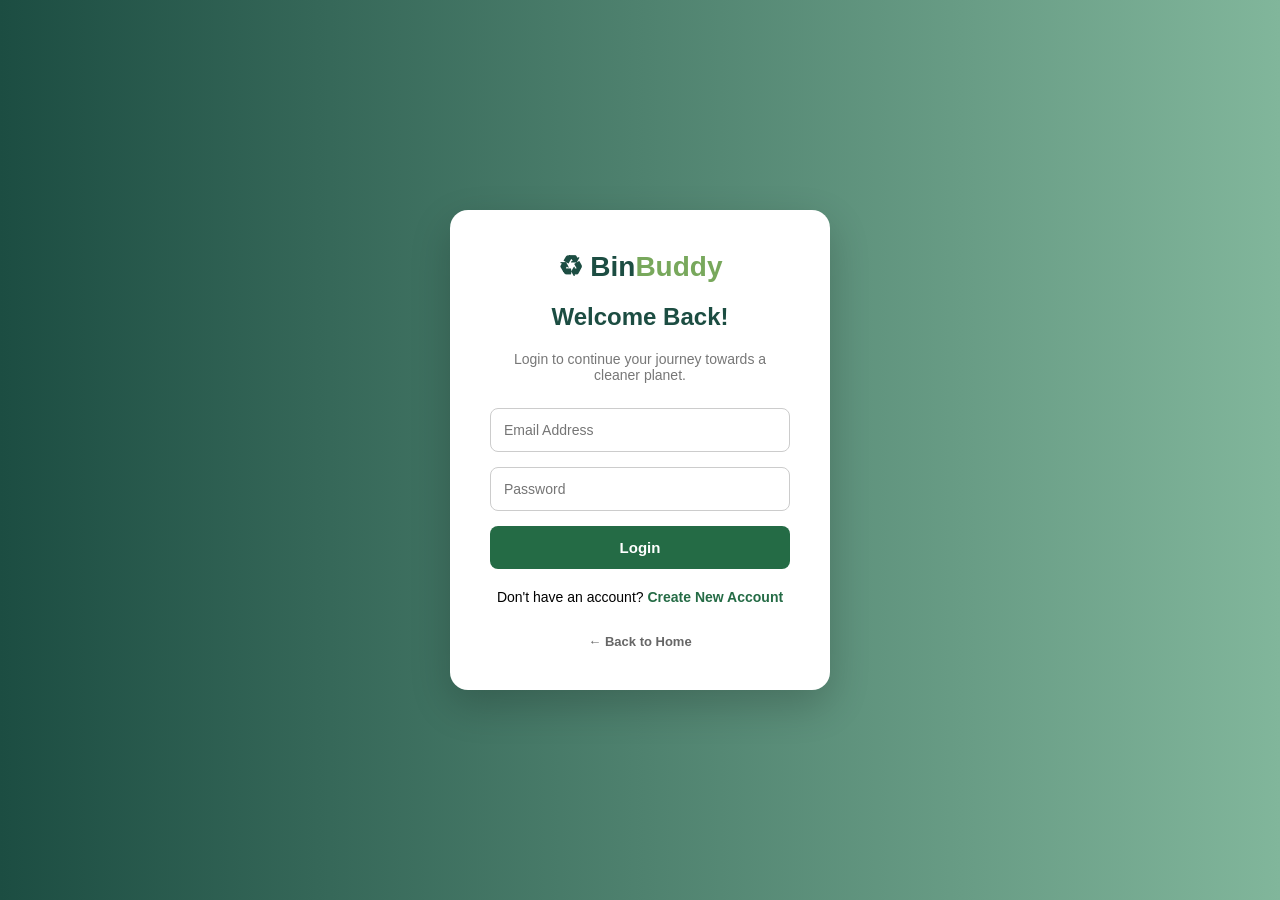
<file: login.html>
<!DOCTYPE html>
<html lang="en">
<head>
    <meta charset="UTF-8">
    <meta name="viewport" content="width=device-width, initial-scale=1.0">

    <title>BinBuddy | Login</title>

    <style>
        * {
            box-sizing: border-box;
        }

        body {
            margin: 0;
            min-height: 100vh;
            background: linear-gradient(to right, #1c4d42, #81b69b);
            font-family: Arial, sans-serif;
            display: flex;
            justify-content: center;
            align-items: center;
        }

        .login-box {
            background: white;
            width: 380px;
            max-width: 90%;
            padding: 40px;
            border-radius: 18px;
            text-align: center;
            box-shadow: 0 15px 40px rgba(0, 0, 0, 0.2);
        }

        .logo {
            font-size: 28px;
            font-weight: bold;
            color: #1c4d42;
            margin-bottom: 10px;
        }

        .logo span {
            color: #78a85c;
        }

        h2 {
            color: #1c4d42;
            margin-bottom: 8px;
        }

        .subtitle {
            color: #777;
            font-size: 14px;
            margin-bottom: 25px;
        }

        input {
            width: 100%;
            padding: 13px;
            margin-bottom: 15px;
            border: 1px solid #ccc;
            border-radius: 8px;
            font-size: 14px;
        }

        input:focus {
            outline: none;
            border-color: #61bba6;
        }

        button {
            width: 100%;
            padding: 13px;
            background-color: #246b45;
            color: white;
            border: none;
            border-radius: 8px;
            cursor: pointer;
            font-size: 15px;
            font-weight: bold;
        }

        button:hover {
            background-color: #153f2b;
        }

        p {
            margin-top: 20px;
            font-size: 14px;
        }

        a {
            text-decoration: none;
            color: #246b45;
            font-weight: bold;
        }

        .back {
            display: inline-block;
            margin-top: 15px;
            font-size: 13px;
            color: #666;
        }
    </style>
</head>

<body>

    <div class="login-box">

        <div class="logo">♻ Bin<span>Buddy</span></div>

        <h2>Welcome Back!</h2>

        <p class="subtitle">
            Login to continue your journey towards a cleaner planet.
        </p>

        <form onsubmit="return loginUser()">

            <input
                type="email"
                id="email"
                placeholder="Email Address"
                required
            >

            <input
                type="password"
                id="password"
                placeholder="Password"
                required
            >

            <button type="submit">Login</button>

        </form>

        <p>
            Don't have an account?
            <a href="/signup">Create New Account</a>
        </p>

        <a href="/" class="back">← Back to Home</a>

    </div>


    <script>
        function loginUser() {

            let email = document.getElementById("email").value.trim();
            let password = document.getElementById("password").value;

            let storedUser = localStorage.getItem(email);

            if (!storedUser) {
                alert("User not found! Please sign up.");
                return false;
            }

            let user = JSON.parse(storedUser);

            if (user.password === password) {

                // Save the current logged-in user
                localStorage.setItem("currentUser", user.name);
                localStorage.setItem("currentUserEmail", user.email);

                alert("Login Successful! Welcome to BinBuddy.");

                // GO TO DASHBOARD
                window.location.href = "/dashboard";

            } else {
                alert("Incorrect Password!");
            }

            return false;
        }
    </script>

</body>
</html>
</file>
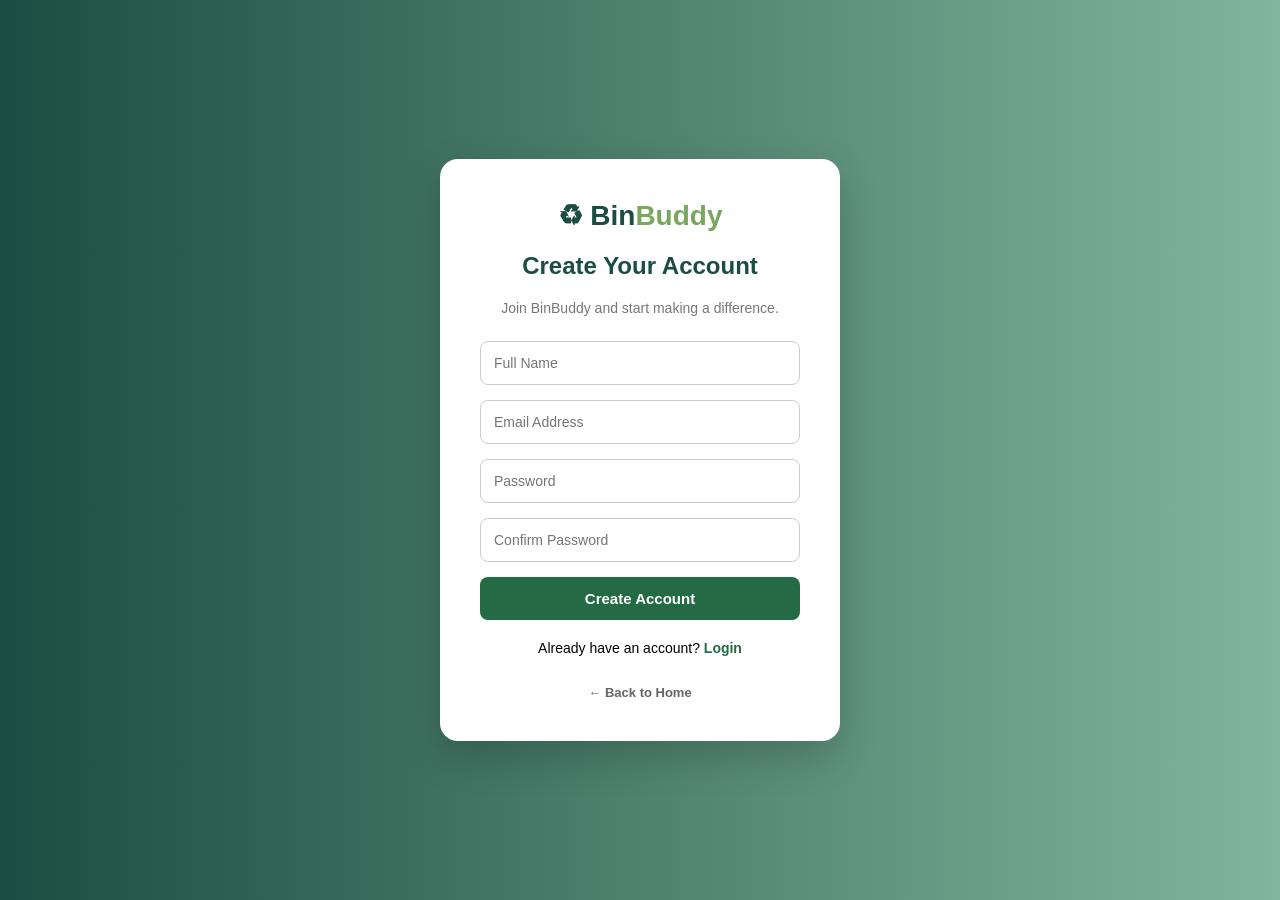
<file: signup.html>
<!DOCTYPE html>
<html lang="en">
<head>
    <meta charset="UTF-8">
    <meta name="viewport" content="width=device-width, initial-scale=1.0">

    <title>BinBuddy | Sign Up</title>

    <style>
        * {
            box-sizing: border-box;
        }

        body {
            margin: 0;
            min-height: 100vh;
            background: linear-gradient(to right, #1c4d42, #81b69b);
            font-family: Arial, sans-serif;
            display: flex;
            justify-content: center;
            align-items: center;
        }

        .signup-box {
            background: white;
            width: 400px;
            max-width: 90%;
            padding: 40px;
            border-radius: 18px;
            text-align: center;
            box-shadow: 0 15px 40px rgba(0, 0, 0, 0.2);
        }

        .logo {
            font-size: 28px;
            font-weight: bold;
            color: #1c4d42;
            margin-bottom: 10px;
        }

        .logo span {
            color: #78a85c;
        }

        h2 {
            color: #1c4d42;
            margin-bottom: 8px;
        }

        .subtitle {
            color: #777;
            font-size: 14px;
            margin-bottom: 25px;
        }

        input {
            width: 100%;
            padding: 13px;
            margin-bottom: 15px;
            border: 1px solid #ccc;
            border-radius: 8px;
            font-size: 14px;
        }

        input:focus {
            outline: none;
            border-color: #61bba6;
        }

        button {
            width: 100%;
            padding: 13px;
            background-color: #246b45;
            color: white;
            border: none;
            border-radius: 8px;
            cursor: pointer;
            font-size: 15px;
            font-weight: bold;
        }

        button:hover {
            background-color: #153f2b;
        }

        p {
            margin-top: 20px;
            font-size: 14px;
        }

        a {
            text-decoration: none;
            color: #246b45;
            font-weight: bold;
        }

        .back {
            display: inline-block;
            margin-top: 15px;
            font-size: 13px;
            color: #666;
        }
    </style>
</head>

<body>

    <div class="signup-box">

        <div class="logo">♻ Bin<span>Buddy</span></div>

        <h2>Create Your Account</h2>

        <p class="subtitle">
            Join BinBuddy and start making a difference.
        </p>

        <form onsubmit="return registerUser()">

            <input
                type="text"
                id="name"
                placeholder="Full Name"
                required
            >

            <input
                type="email"
                id="email"
                placeholder="Email Address"
                required
            >

            <input
                type="password"
                id="password"
                placeholder="Password"
                required
            >

            <input
                type="password"
                id="confirmPassword"
                placeholder="Confirm Password"
                required
            >

            <button type="submit">Create Account</button>

        </form>

        <p>
            Already have an account?
            <a href="/login">Login</a>
        </p>

        <a href="/" class="back">← Back to Home</a>

    </div>


    <script>
        function registerUser() {

            let name = document.getElementById("name").value.trim();
            let email = document.getElementById("email").value.trim();
            let password = document.getElementById("password").value;
            let confirmPassword =
                document.getElementById("confirmPassword").value;

            if (password !== confirmPassword) {
                alert("Passwords do not match!");
                return false;
            }

            if (localStorage.getItem(email)) {
                alert("Account already exists! Please login.");
                return false;
            }

            let user = {
                name: name,
                email: email,
                password: password
            };

            // Save user information
            localStorage.setItem(email, JSON.stringify(user));

            alert("Registration Successful! Please login.");

            // GO TO LOGIN PAGE
            window.location.href = "/login";

            return false;
        }
    </script>

</body>
</html>
</file>
